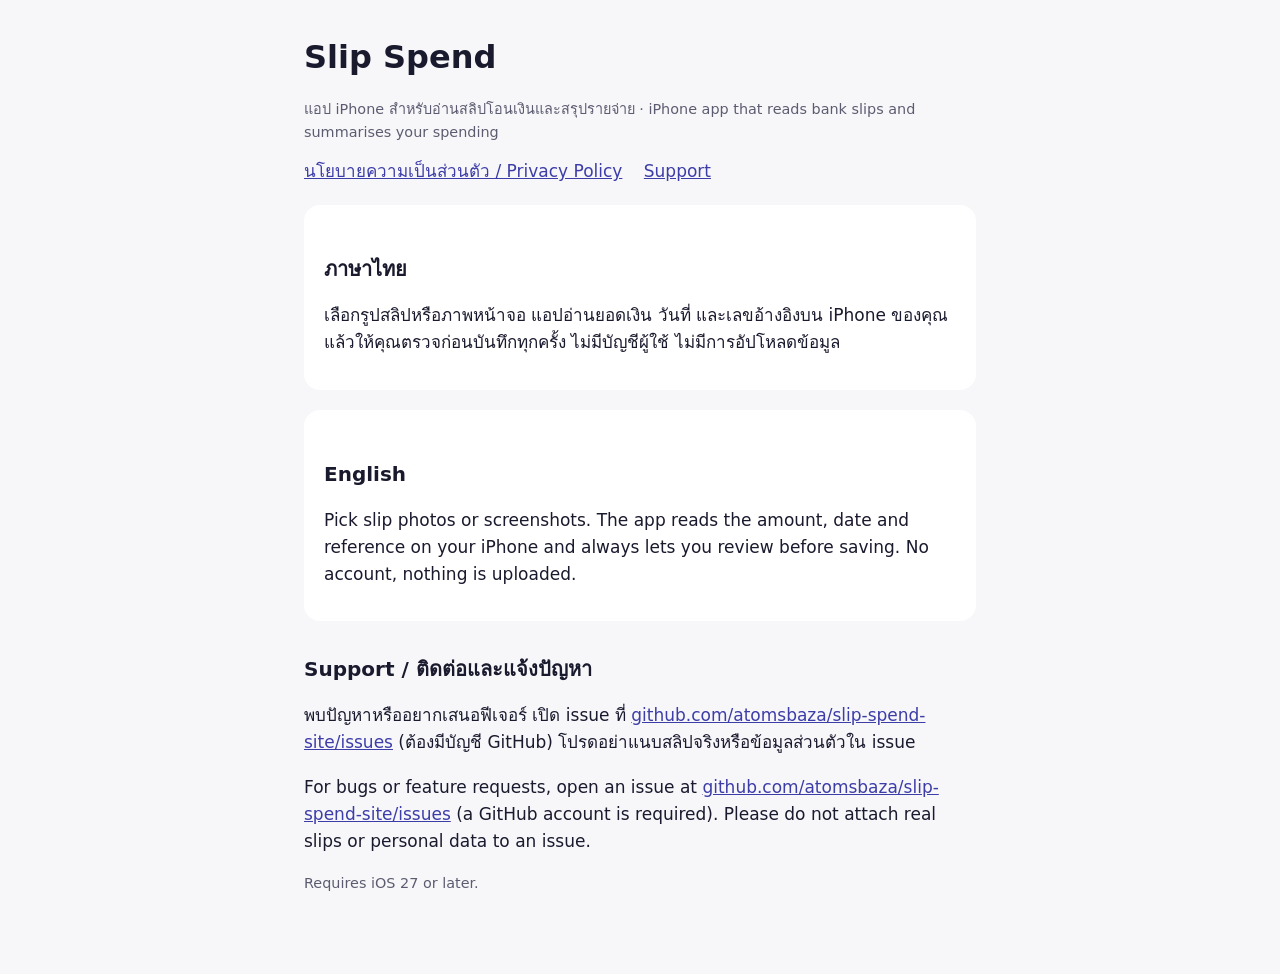
<file: index.html>
<!doctype html>
<html lang="th">
<head>
<meta charset="utf-8">
<meta name="viewport" content="width=device-width, initial-scale=1">
<title>Slip Spend — สแกนสลิป สรุปรายจ่าย / Slip scanner &amp; expense log</title>
<link rel="stylesheet" href="style.css">
</head>
<body>
<main>
  <h1>Slip Spend</h1>
  <p class="muted">แอป iPhone สำหรับอ่านสลิปโอนเงินและสรุปรายจ่าย · iPhone app that reads bank slips and summarises your spending</p>
  <nav><a href="privacy.html">นโยบายความเป็นส่วนตัว / Privacy Policy</a> <a href="#support">Support</a></nav>

  <section class="card" lang="th">
    <h2>ภาษาไทย</h2>
    <p>เลือกรูปสลิปหรือภาพหน้าจอ แอปอ่านยอดเงิน วันที่ และเลขอ้างอิงบน iPhone ของคุณ แล้วให้คุณตรวจก่อนบันทึกทุกครั้ง ไม่มีบัญชีผู้ใช้ ไม่มีการอัปโหลดข้อมูล</p>
  </section>
  <section class="card" lang="en">
    <h2>English</h2>
    <p>Pick slip photos or screenshots. The app reads the amount, date and reference on your iPhone and always lets you review before saving. No account, nothing is uploaded.</p>
  </section>

  <h2 id="support">Support / ติดต่อและแจ้งปัญหา</h2>
  <p lang="th">พบปัญหาหรืออยากเสนอฟีเจอร์ เปิด issue ที่
    <a href="https://github.com/atomsbaza/slip-spend-site/issues">github.com/atomsbaza/slip-spend-site/issues</a>
    (ต้องมีบัญชี GitHub) โปรดอย่าแนบสลิปจริงหรือข้อมูลส่วนตัวใน issue</p>
  <p lang="en">For bugs or feature requests, open an issue at
    <a href="https://github.com/atomsbaza/slip-spend-site/issues">github.com/atomsbaza/slip-spend-site/issues</a>
    (a GitHub account is required). Please do not attach real slips or personal data to an issue.</p>
  <p class="muted">Requires iOS 27 or later.</p>
</main>
</body>
</html>
</file>
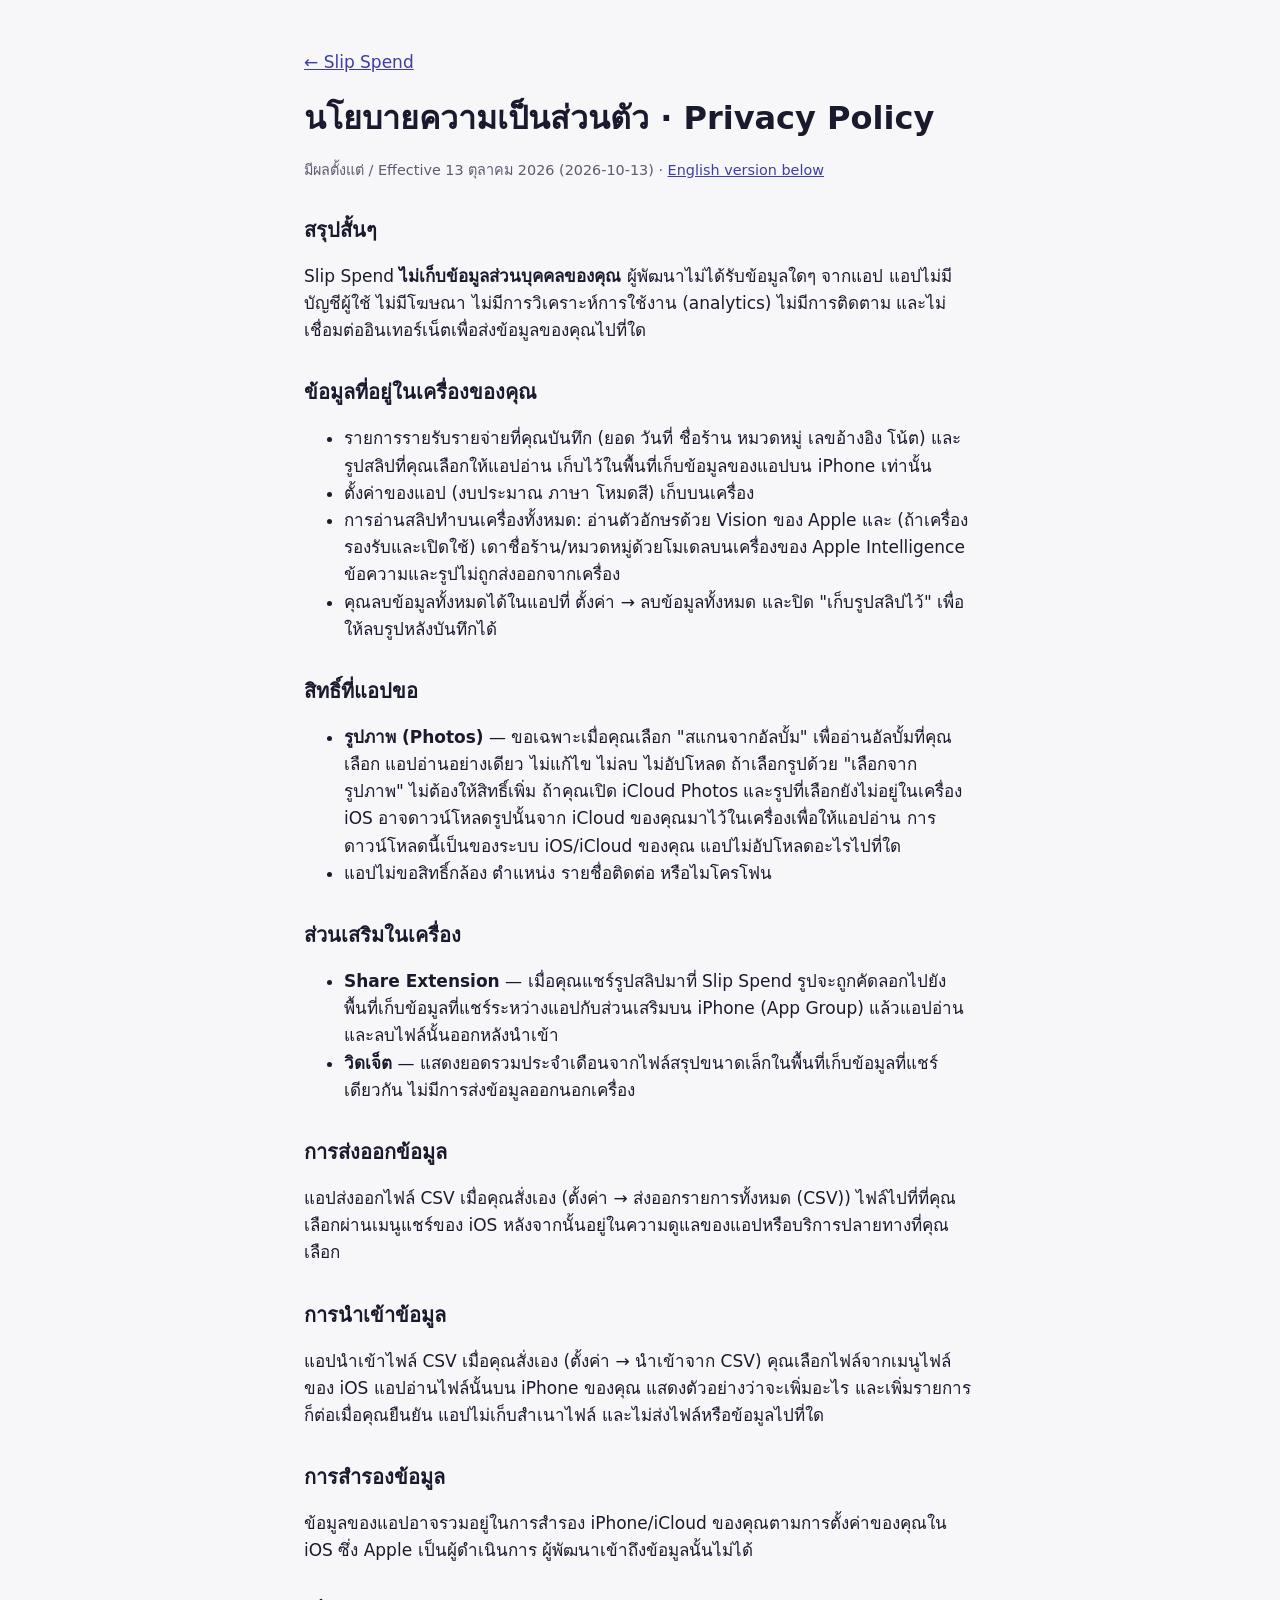
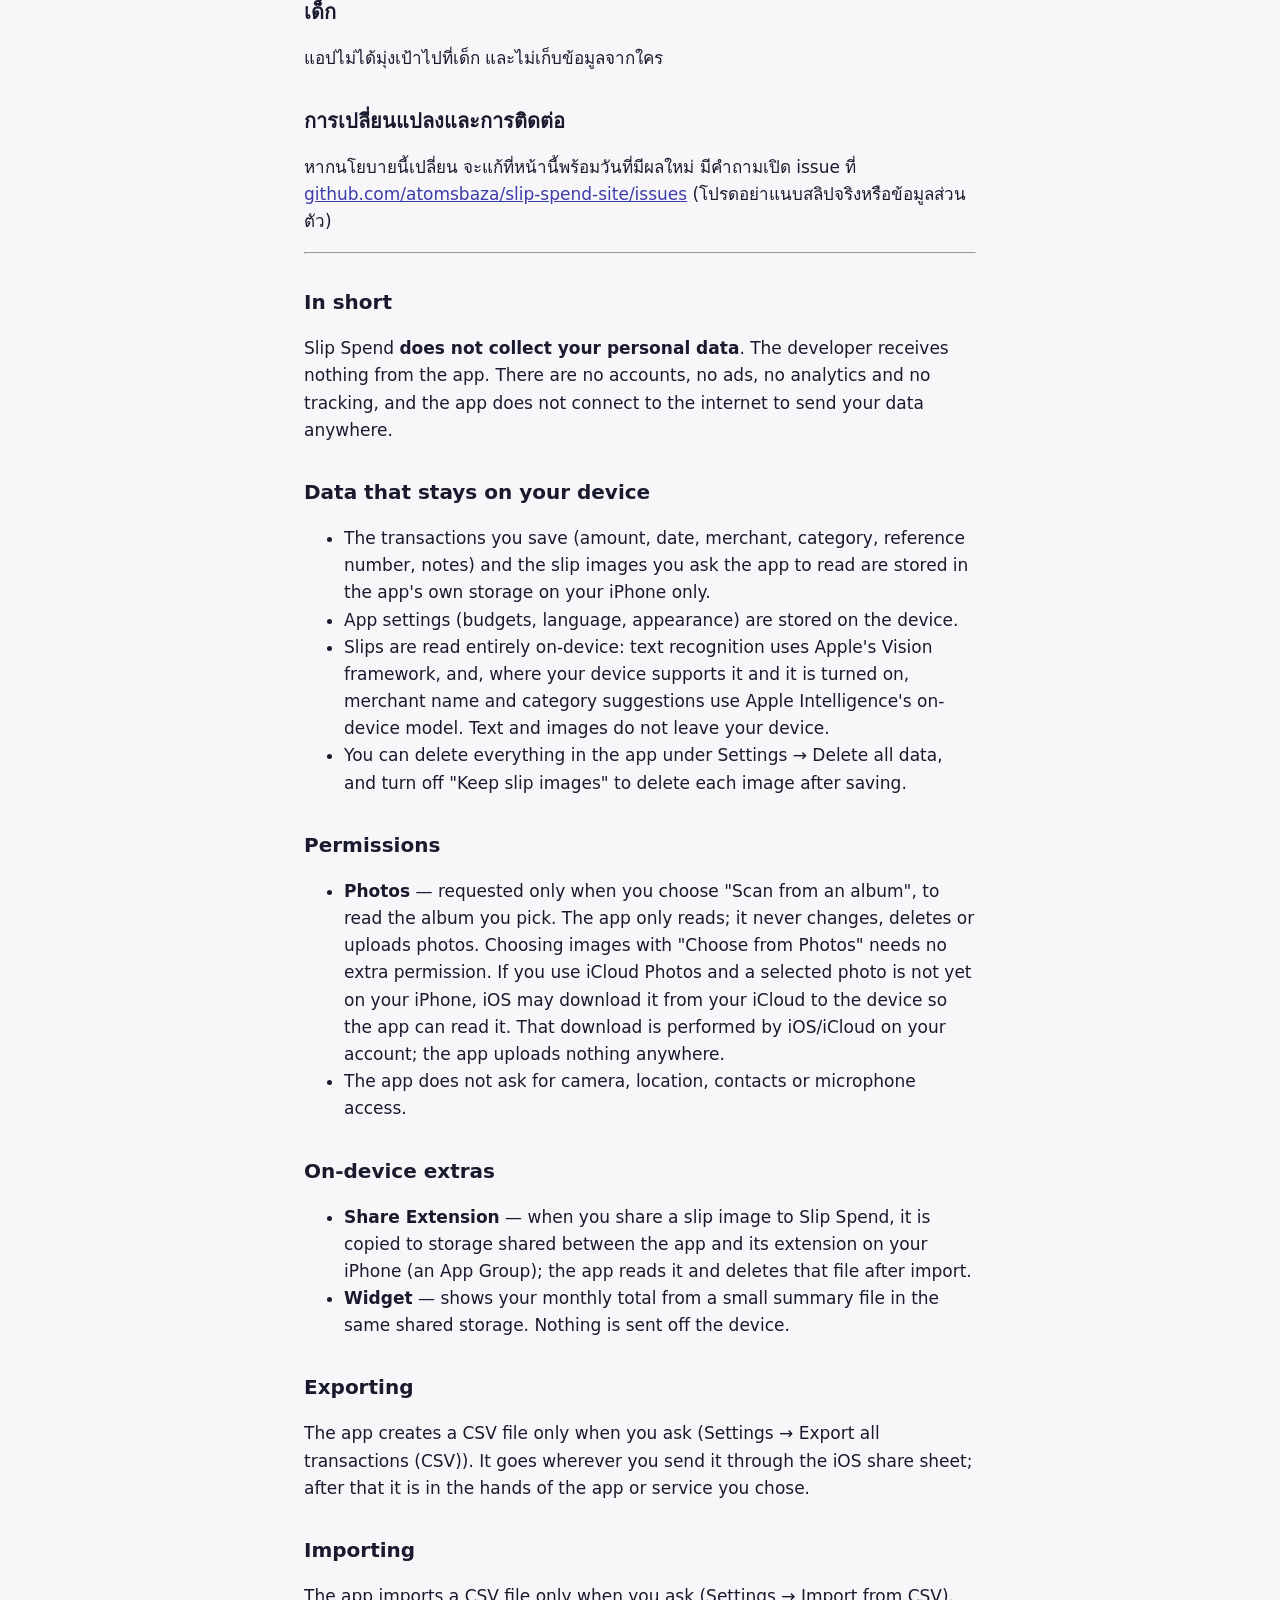
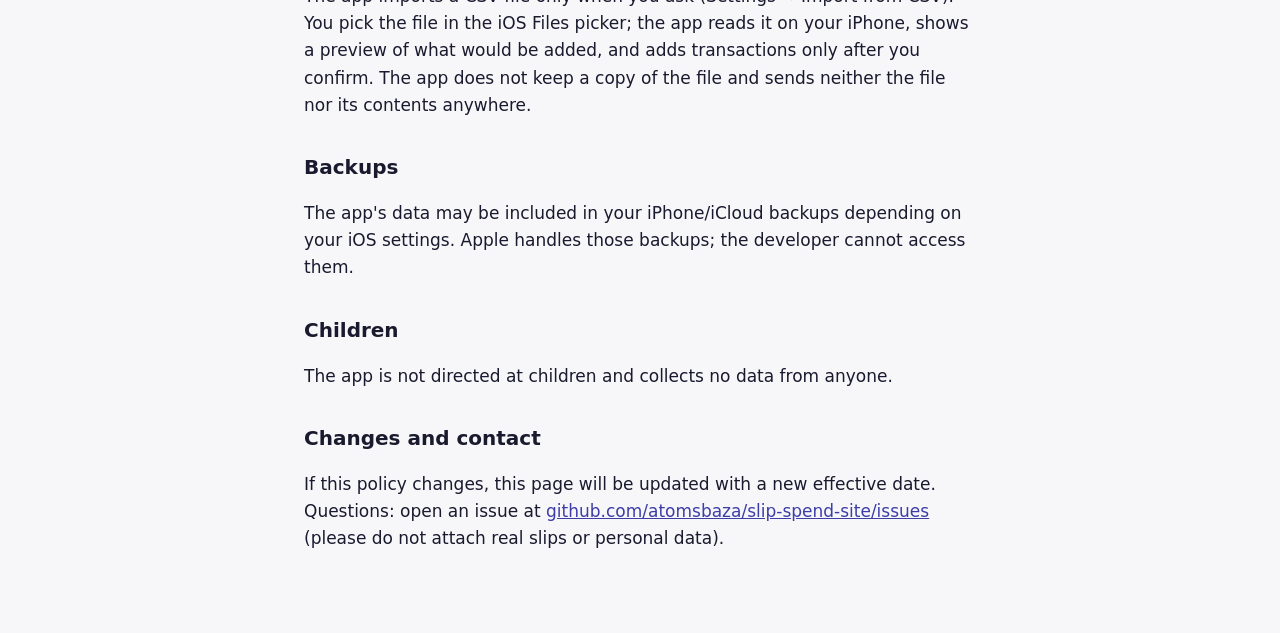
<file: privacy.html>
<!doctype html>
<html lang="th">
<head>
<meta charset="utf-8">
<meta name="viewport" content="width=device-width, initial-scale=1">
<title>Slip Spend — นโยบายความเป็นส่วนตัว / Privacy Policy</title>
<link rel="stylesheet" href="style.css">
</head>
<body>
<main>
  <p><a href="./">← Slip Spend</a></p>
  <h1>นโยบายความเป็นส่วนตัว · Privacy Policy</h1>
  <p class="muted">มีผลตั้งแต่ / Effective 13 ตุลาคม 2026 (2026-10-13) · <a href="#en">English version below</a></p>

  <article lang="th">
    <h2>สรุปสั้นๆ</h2>
    <p>Slip Spend <strong>ไม่เก็บข้อมูลส่วนบุคคลของคุณ</strong> ผู้พัฒนาไม่ได้รับข้อมูลใดๆ จากแอป แอปไม่มีบัญชีผู้ใช้ ไม่มีโฆษณา ไม่มีการวิเคราะห์การใช้งาน (analytics) ไม่มีการติดตาม และไม่เชื่อมต่ออินเทอร์เน็ตเพื่อส่งข้อมูลของคุณไปที่ใด</p>

    <h2>ข้อมูลที่อยู่ในเครื่องของคุณ</h2>
    <ul>
      <li>รายการรายรับรายจ่ายที่คุณบันทึก (ยอด วันที่ ชื่อร้าน หมวดหมู่ เลขอ้างอิง โน้ต) และรูปสลิปที่คุณเลือกให้แอปอ่าน เก็บไว้ในพื้นที่เก็บข้อมูลของแอปบน iPhone เท่านั้น</li>
      <li>ตั้งค่าของแอป (งบประมาณ ภาษา โหมดสี) เก็บบนเครื่อง</li>
      <li>การอ่านสลิปทำบนเครื่องทั้งหมด: อ่านตัวอักษรด้วย Vision ของ Apple และ (ถ้าเครื่องรองรับและเปิดใช้) เดาชื่อร้าน/หมวดหมู่ด้วยโมเดลบนเครื่องของ Apple Intelligence ข้อความและรูปไม่ถูกส่งออกจากเครื่อง</li>
      <li>คุณลบข้อมูลทั้งหมดได้ในแอปที่ ตั้งค่า → ลบข้อมูลทั้งหมด และปิด "เก็บรูปสลิปไว้" เพื่อให้ลบรูปหลังบันทึกได้</li>
    </ul>

    <h2>สิทธิ์ที่แอปขอ</h2>
    <ul>
      <li><strong>รูปภาพ (Photos)</strong> — ขอเฉพาะเมื่อคุณเลือก "สแกนจากอัลบั้ม" เพื่ออ่านอัลบั้มที่คุณเลือก แอปอ่านอย่างเดียว ไม่แก้ไข ไม่ลบ ไม่อัปโหลด ถ้าเลือกรูปด้วย "เลือกจากรูปภาพ" ไม่ต้องให้สิทธิ์เพิ่ม ถ้าคุณเปิด iCloud Photos และรูปที่เลือกยังไม่อยู่ในเครื่อง iOS อาจดาวน์โหลดรูปนั้นจาก iCloud ของคุณมาไว้ในเครื่องเพื่อให้แอปอ่าน การดาวน์โหลดนี้เป็นของระบบ iOS/iCloud ของคุณ แอปไม่อัปโหลดอะไรไปที่ใด</li>
      <li>แอปไม่ขอสิทธิ์กล้อง ตำแหน่ง รายชื่อติดต่อ หรือไมโครโฟน</li>
    </ul>

    <h2>ส่วนเสริมในเครื่อง</h2>
    <ul>
      <li><strong>Share Extension</strong> — เมื่อคุณแชร์รูปสลิปมาที่ Slip Spend รูปจะถูกคัดลอกไปยังพื้นที่เก็บข้อมูลที่แชร์ระหว่างแอปกับส่วนเสริมบน iPhone (App Group) แล้วแอปอ่านและลบไฟล์นั้นออกหลังนำเข้า</li>
      <li><strong>วิดเจ็ต</strong> — แสดงยอดรวมประจำเดือนจากไฟล์สรุปขนาดเล็กในพื้นที่เก็บข้อมูลที่แชร์เดียวกัน ไม่มีการส่งข้อมูลออกนอกเครื่อง</li>
    </ul>

    <h2>การส่งออกข้อมูล</h2>
    <p>แอปส่งออกไฟล์ CSV เมื่อคุณสั่งเอง (ตั้งค่า → ส่งออกรายการทั้งหมด (CSV)) ไฟล์ไปที่ที่คุณเลือกผ่านเมนูแชร์ของ iOS หลังจากนั้นอยู่ในความดูแลของแอปหรือบริการปลายทางที่คุณเลือก</p>

    <h2>การนำเข้าข้อมูล</h2>
    <p>แอปนำเข้าไฟล์ CSV เมื่อคุณสั่งเอง (ตั้งค่า → นำเข้าจาก CSV) คุณเลือกไฟล์จากเมนูไฟล์ของ iOS แอปอ่านไฟล์นั้นบน iPhone ของคุณ แสดงตัวอย่างว่าจะเพิ่มอะไร และเพิ่มรายการก็ต่อเมื่อคุณยืนยัน แอปไม่เก็บสำเนาไฟล์ และไม่ส่งไฟล์หรือข้อมูลไปที่ใด</p>

    <h2>การสำรองข้อมูล</h2>
    <p>ข้อมูลของแอปอาจรวมอยู่ในการสำรอง iPhone/iCloud ของคุณตามการตั้งค่าของคุณใน iOS ซึ่ง Apple เป็นผู้ดำเนินการ ผู้พัฒนาเข้าถึงข้อมูลนั้นไม่ได้</p>

    <h2>เด็ก</h2>
    <p>แอปไม่ได้มุ่งเป้าไปที่เด็ก และไม่เก็บข้อมูลจากใคร</p>

    <h2>การเปลี่ยนแปลงและการติดต่อ</h2>
    <p>หากนโยบายนี้เปลี่ยน จะแก้ที่หน้านี้พร้อมวันที่มีผลใหม่ มีคำถามเปิด issue ที่ <a href="https://github.com/atomsbaza/slip-spend-site/issues">github.com/atomsbaza/slip-spend-site/issues</a> (โปรดอย่าแนบสลิปจริงหรือข้อมูลส่วนตัว)</p>
  </article>

  <hr id="en">

  <article lang="en">
    <h2>In short</h2>
    <p>Slip Spend <strong>does not collect your personal data</strong>. The developer receives nothing from the app. There are no accounts, no ads, no analytics and no tracking, and the app does not connect to the internet to send your data anywhere.</p>

    <h2>Data that stays on your device</h2>
    <ul>
      <li>The transactions you save (amount, date, merchant, category, reference number, notes) and the slip images you ask the app to read are stored in the app's own storage on your iPhone only.</li>
      <li>App settings (budgets, language, appearance) are stored on the device.</li>
      <li>Slips are read entirely on-device: text recognition uses Apple's Vision framework, and, where your device supports it and it is turned on, merchant name and category suggestions use Apple Intelligence's on-device model. Text and images do not leave your device.</li>
      <li>You can delete everything in the app under Settings → Delete all data, and turn off "Keep slip images" to delete each image after saving.</li>
    </ul>

    <h2>Permissions</h2>
    <ul>
      <li><strong>Photos</strong> — requested only when you choose "Scan from an album", to read the album you pick. The app only reads; it never changes, deletes or uploads photos. Choosing images with "Choose from Photos" needs no extra permission. If you use iCloud Photos and a selected photo is not yet on your iPhone, iOS may download it from your iCloud to the device so the app can read it. That download is performed by iOS/iCloud on your account; the app uploads nothing anywhere.</li>
      <li>The app does not ask for camera, location, contacts or microphone access.</li>
    </ul>

    <h2>On-device extras</h2>
    <ul>
      <li><strong>Share Extension</strong> — when you share a slip image to Slip Spend, it is copied to storage shared between the app and its extension on your iPhone (an App Group); the app reads it and deletes that file after import.</li>
      <li><strong>Widget</strong> — shows your monthly total from a small summary file in the same shared storage. Nothing is sent off the device.</li>
    </ul>

    <h2>Exporting</h2>
    <p>The app creates a CSV file only when you ask (Settings → Export all transactions (CSV)). It goes wherever you send it through the iOS share sheet; after that it is in the hands of the app or service you chose.</p>

    <h2>Importing</h2>
    <p>The app imports a CSV file only when you ask (Settings → Import from CSV). You pick the file in the iOS Files picker; the app reads it on your iPhone, shows a preview of what would be added, and adds transactions only after you confirm. The app does not keep a copy of the file and sends neither the file nor its contents anywhere.</p>

    <h2>Backups</h2>
    <p>The app's data may be included in your iPhone/iCloud backups depending on your iOS settings. Apple handles those backups; the developer cannot access them.</p>

    <h2>Children</h2>
    <p>The app is not directed at children and collects no data from anyone.</p>

    <h2>Changes and contact</h2>
    <p>If this policy changes, this page will be updated with a new effective date. Questions: open an issue at <a href="https://github.com/atomsbaza/slip-spend-site/issues">github.com/atomsbaza/slip-spend-site/issues</a> (please do not attach real slips or personal data).</p>
  </article>
</main>
</body>
</html>
</file>
<file: style.css>
:root { color-scheme: light dark; --ink: #1a1a2e; --muted: #5c5c70; --paper: #f7f7fa; --card: #fff; --accent: #3d3da8; }
@media (prefers-color-scheme: dark) { :root { --ink: #f2f2f7; --muted: #a0a0b4; --paper: #101018; --card: #1a1a24; --accent: #9b9bff; } }
body { margin: 0; background: var(--paper); color: var(--ink); font: 17px/1.6 -apple-system, "Sukhumvit Set", "Thonburi", system-ui, sans-serif; }
main { max-width: 42rem; margin: 0 auto; padding: 2rem 1.25rem 4rem; }
h1 { font-size: 2rem; margin: 0 0 .25rem; } h2 { font-size: 1.25rem; margin-top: 2rem; }
p, li { color: var(--ink); } .muted { color: var(--muted); font-size: .9rem; }
a { color: var(--accent); } nav a { margin-right: 1rem; }
section.card { background: var(--card); border-radius: 16px; padding: 1rem 1.25rem; margin: 1.25rem 0; }
</file>
